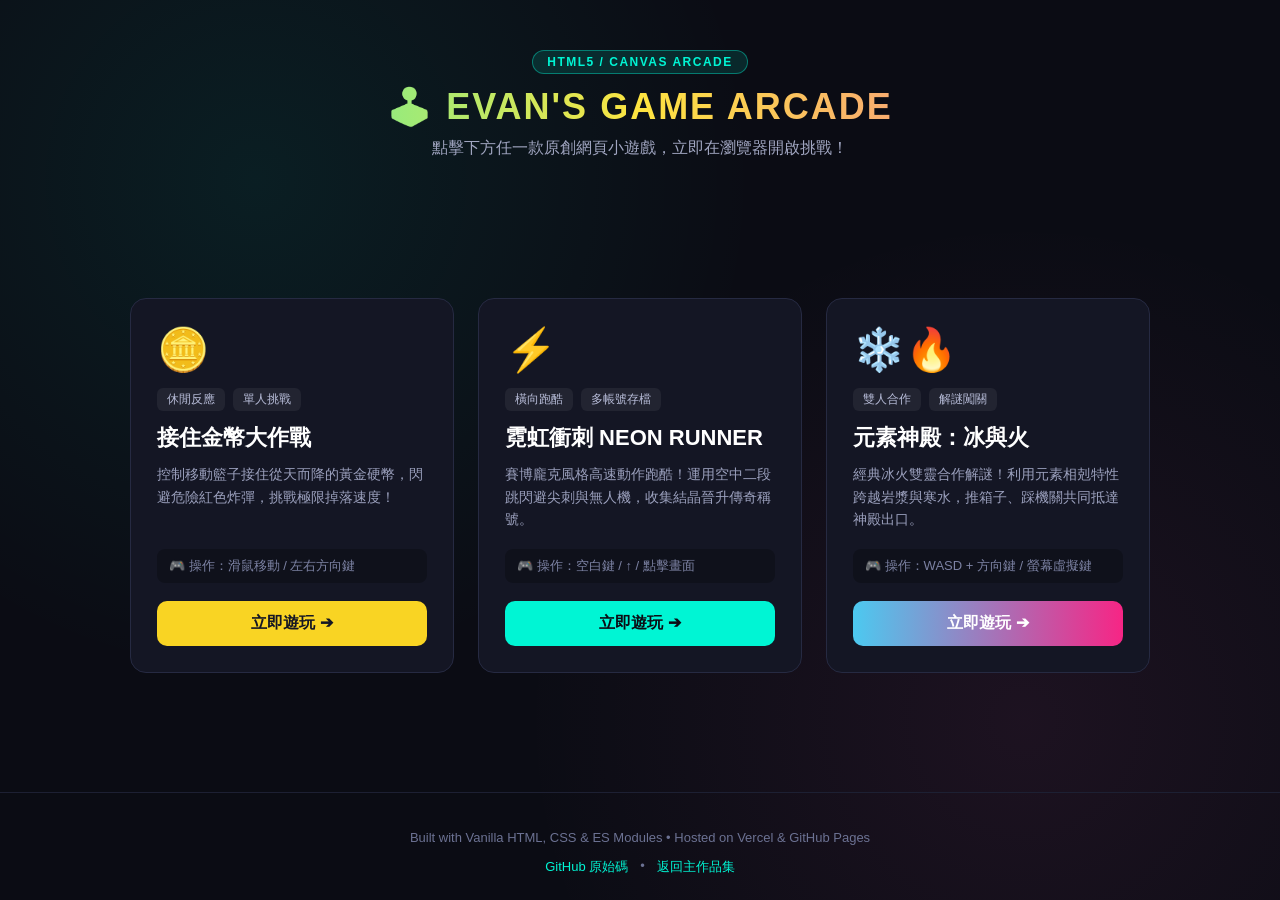
<file: index.html>
<!DOCTYPE html>
<html lang="zh-Hant">
<head>
  <meta charset="UTF-8">
  <meta name="viewport" content="width=device-width, initial-scale=1.0">
  <title>Evan's Arcade | 網頁小遊戲遊樂場</title>
  <link rel="stylesheet" href="style.css">
</head>
<body>

  <header class="hero">
    <div class="hero-badge">HTML5 / CANVAS ARCADE</div>
    <h1>🕹️ EVAN'S GAME ARCADE</h1>
    <p class="subtitle">點擊下方任一款原創網頁小遊戲，立即在瀏覽器開啟挑戰！</p>

    <!-- 自動同步顯示 Game 2 儲存的玩家戰績摘要 -->
    <div id="playerBanner" class="player-banner" style="display: none;">
      <span>👋 歡迎回來，特工 <strong id="bannerName"></strong></span>
      <span class="divider">|</span>
      <span>⚡ 霓虹衝刺最高分：<strong id="bannerHighScore" class="highlight">0</strong></span>
    </div>
  </header>

  <main class="container">
    <div class="game-grid">

      <!-- Game 1 卡片 -->
      <article class="game-card card-gold">
        <div class="card-icon">🪙</div>
        <div class="card-tags">
          <span class="tag">休閒反應</span>
          <span class="tag">單人挑戰</span>
        </div>
        <h2>接住金幣大作戰</h2>
        <p class="game-desc">控制移動籃子接住從天而降的黃金硬幣，閃避危險紅色炸彈，挑戰極限掉落速度！</p>
        <div class="controls-info">🎮 操作：滑鼠移動 / 左右方向鍵</div>
        <a href="game1/" class="play-btn">立即遊玩 ➔</a>
      </article>

      <!-- Game 2 卡片 -->
      <article class="game-card card-cyan">
        <div class="card-icon">⚡</div>
        <div class="card-tags">
          <span class="tag">橫向跑酷</span>
          <span class="tag">多帳號存檔</span>
        </div>
        <h2>霓虹衝刺 NEON RUNNER</h2>
        <p class="game-desc">賽博龐克風格高速動作跑酷！運用空中二段跳閃避尖刺與無人機，收集結晶晉升傳奇稱號。</p>
        <div class="controls-info">🎮 操作：空白鍵 / ↑ / 點擊畫面</div>
        <a href="game2/" class="play-btn">立即遊玩 ➔</a>
      </article>

      <!-- Game 3 卡片 -->
      <article class="game-card card-dual">
        <div class="card-icon">❄️🔥</div>
        <div class="card-tags">
          <span class="tag">雙人合作</span>
          <span class="tag">解謎闖關</span>
        </div>
        <h2>元素神殿：冰與火</h2>
        <p class="game-desc">經典冰火雙靈合作解謎！利用元素相剋特性跨越岩漿與寒水，推箱子、踩機關共同抵達神殿出口。</p>
        <div class="controls-info">🎮 操作：WASD + 方向鍵 / 螢幕虛擬鍵</div>
        <a href="game3/" class="play-btn">立即遊玩 ➔</a>
      </article>

    </div>
  </main>

  <footer>
    <p>Built with Vanilla HTML, CSS & ES Modules • Hosted on Vercel & GitHub Pages</p>
    <div class="footer-links">
      <a href="https://github.com" target="_blank" rel="noopener">GitHub 原始碼</a>
      <span>•</span>
      <a href="https://vercel.app" target="_blank" rel="noopener">返回主作品集</a>
    </div>
  </footer>

  <!-- 讀取 localStorage 顯示玩家歡迎橫幅 -->
  <script>
    try {
      const raw = localStorage.getItem("neonRunnerProfiles_v2");
      if (raw) {
        const store = JSON.parse(raw);
        const active = store.players?.find(p => p.id === store.activeId);
        if (active) {
          document.getElementById("bannerName").innerText = active.name;
          document.getElementById("bannerHighScore").innerText = active.highScore;
          document.getElementById("playerBanner").style.display = "inline-flex";
        }
      }
    } catch (e) {}
  </script>
</body>
</html>
</file>
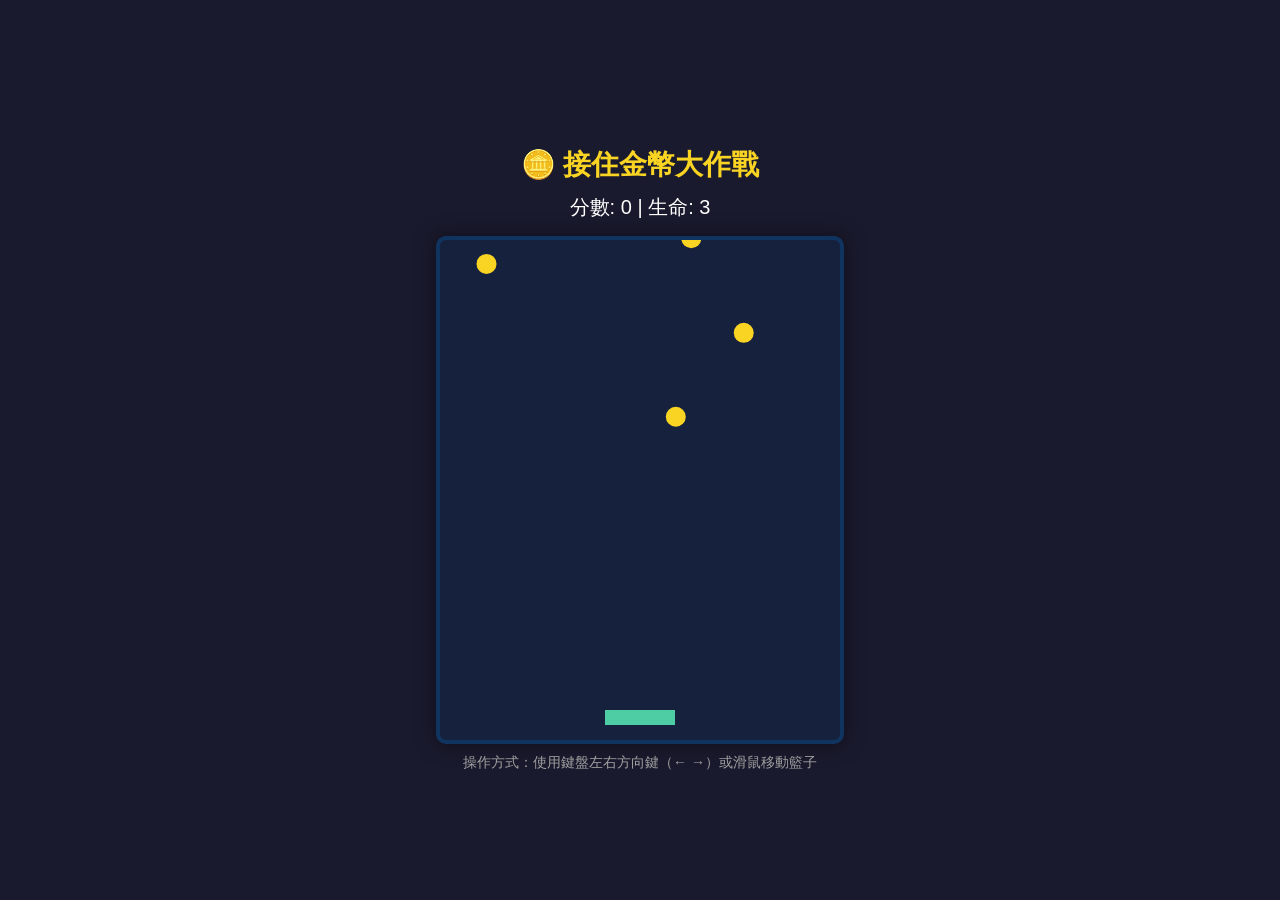
<file: game1/index.html>
<!DOCTYPE html>
<html lang="zh-Hant">
<head>
  <meta charset="UTF-8">
  <meta name="viewport" content="width=device-width, initial-scale=1.0">
  <title>接住金幣小遊戲 - Game 1</title>
  <link rel="stylesheet" href="/game1/style.css">
</head>
<body>

  <h1>🪙 接住金幣大作戰</h1>
  <div id="info">分數: <span id="score">0</span> | 生命: <span id="lives">3</span></div>
  <canvas id="gameCanvas" width="400" height="500"></canvas>
  <button id="restartBtn" onclick="resetGame()">重新開始</button>
  <div class="hint">操作方式：使用鍵盤左右方向鍵（← →）或滑鼠移動籃子</div>

  <script src="/game1/script.js"></script>
</body>
</html>
</file>
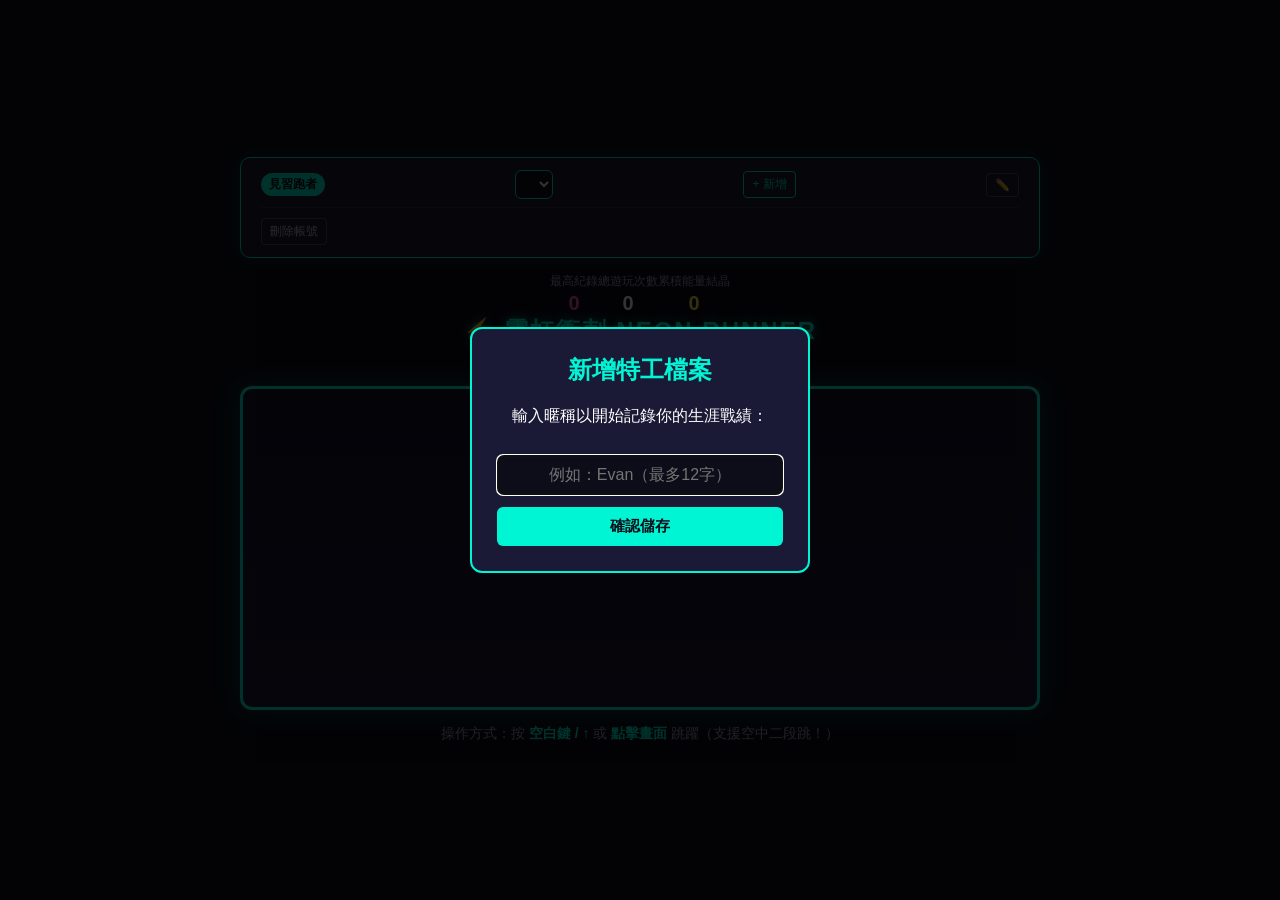
<file: game2/index.html>
<!DOCTYPE html>
<html lang="zh-Hant">
<head>
  <meta charset="UTF-8">
  <meta name="viewport" content="width=device-width, initial-scale=1.0">
  <title>霓虹衝刺 - Game 2</title>
  <script>
    if (!window.location.pathname.endsWith('/') && !window.location.pathname.endsWith('.html')) {
      window.location.replace(window.location.pathname + '/' + window.location.search + window.location.hash);
    }
  </script>
  <link rel="stylesheet" href="style.css">
</head>
<body>

  <!-- 玩家個人檔案卡片 -->
  <div class="profile-card">
    <div class="profile-top">
      
        <span class="badge" id="playerRank">見習跑者</span>
        <!-- 玩家切換下拉選單 -->
        <select id="playerSelect" title="切換玩家帳號"></select>
        <button id="addPlayerBtn" title="新增玩家">+ 新增</button>
        <button id="editNameBtn" title="修改目前暱稱">✏️</button>
      </div>
      <button id="resetDataBtn" title="刪除此玩家存檔">刪除帳號</button>
    </div>
    <div class="profile-stats">
      <div class="stat-box">
        <span class="stat-label">最高紀錄</span>
        <span class="stat-value highlight-pink" id="highScore">0</span>
      </div>
      <div class="stat-box">
        <span class="stat-label">總遊玩次數</span>
        <span class="stat-value" id="totalPlays">0</span>
      </div>
      <div class="stat-box">
        <span class="stat-label">累積能量結晶</span>
        <span class="stat-value highlight-yellow" id="totalGems">0</span>
      </div>
    </div>
  </div>

  <!-- 即時分數列 -->
  <div class="header">
    <h1>⚡ 霓虹衝刺 NEON RUNNER</h1>
    <div id="scoreBoard">本局分數: <span id="score">0</span></div>
  </div>

  <canvas id="gameCanvas" width="800" height="320"></canvas>

  <div class="controls">
    <button id="restartBtn">重新挑戰</button>
    <div class="hint">操作方式：按 <b>空白鍵 / ↑</b> 或 <b>點擊畫面</b> 跳躍（支援空中二段跳！）</div>
  </div>

  <!-- 建立 / 修改暱稱彈窗 -->
  <div id="nameModal" class="modal">
    <div class="modal-content">
      <h2 id="modalTitle">建立你的特工檔案</h2>
      <p>輸入暱稱以開始記錄你的生涯戰績：</p>
      <input type="text" id="nicknameInput" maxlength="12" placeholder="例如：Evan（最多12字）">
      <div class="modal-buttons">
        <button id="cancelNameBtn" class="btn-secondary">取消</button>
        <button id="saveNameBtn" class="btn-primary">確認儲存</button>
      </div>
    </div>
  </div>

  <script type="module" src="js/main.js"></script>
</body>
</html>
</file>
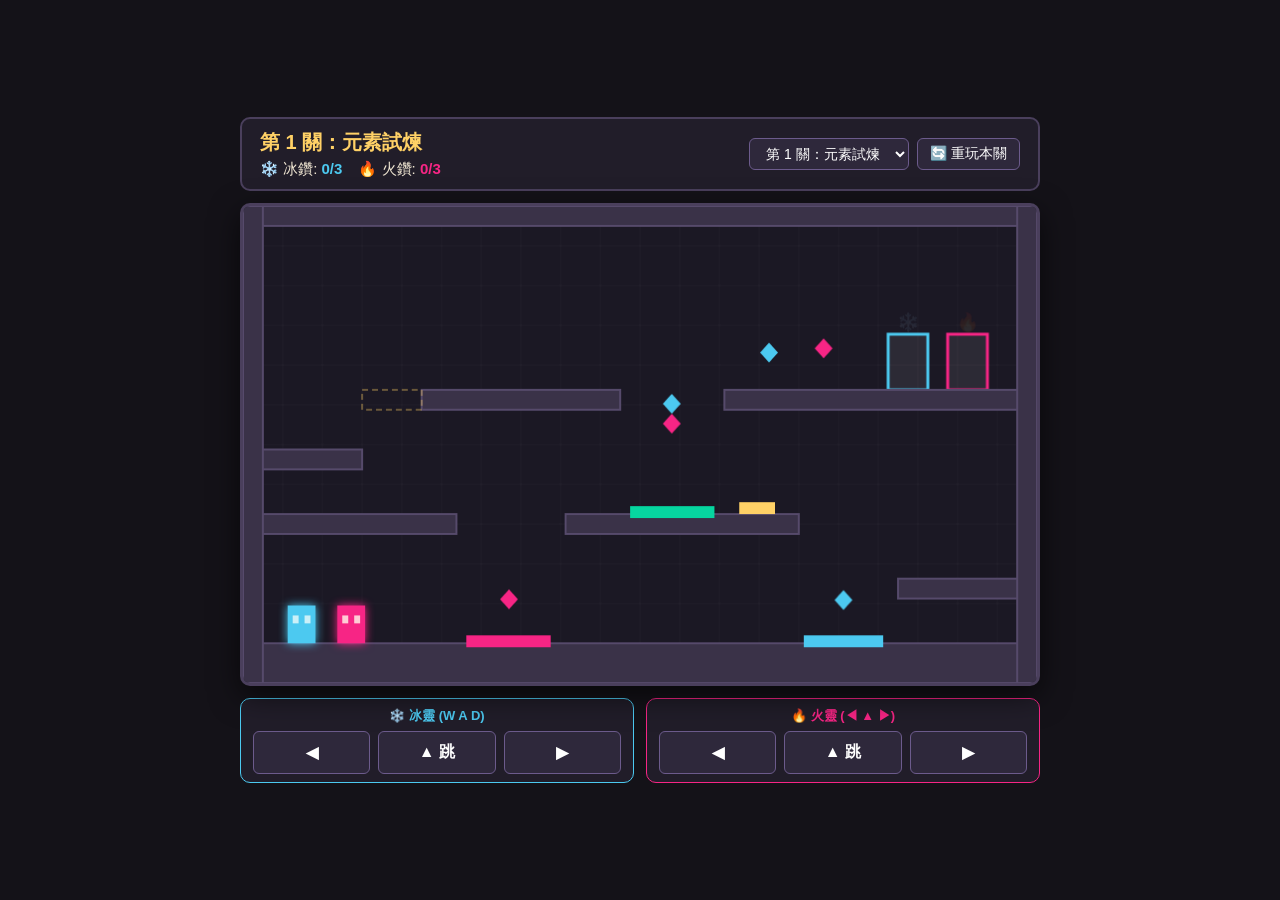
<file: game3/index.html>
<!DOCTYPE html>
<html lang="zh-Hant">
<head>
  <meta charset="UTF-8">
  <meta name="viewport" content="width=device-width, initial-scale=1.0">
  <title>元素神殿：冰與火 - Game 3</title>
  <script>
    if (!window.location.pathname.endsWith('/') && !window.location.pathname.endsWith('.html')) {
      window.location.replace(window.location.pathname + '/' + window.location.search + window.location.hash);
    }
  </script>
  <link rel="stylesheet" href="style.css">
</head>
<body>

  <div class="top-bar">
    <div class="level-info">
      <h1 id="levelTitle">第 1 關：元素試煉</h1>
      <div class="gem-counter">
        <span>❄️ 冰鑽: <b id="iceGemsText">0/0</b></span>
        <span>🔥 火鑽: <b id="fireGemsText">0/0</b></span>
      </div>
    </div>
    <div class="top-actions">
      <select id="levelSelect" title="選擇關卡">
        <option value="0">第 1 關：元素試煉</option>
        <option value="1">第 2 關：雙子神殿</option>
      </select>
      <button id="restartBtn">🔄 重玩本關</button>
    </div>
  </div>

  <div class="canvas-wrapper">
    <canvas id="gameCanvas" width="800" height="480"></canvas>
    <!-- 過關 / 失敗覆蓋彈窗 -->
    <div id="overlay" class="overlay">
      <h2 id="overlayTitle">通關成功！</h2>
      <p id="overlayDesc">冰與火完美合作通過了考驗</p>
      <button id="overlayBtn">下一關</button>
    </div>
  </div>

  <!-- 雙角色虛擬按鍵（支援手機觸控或單人滑鼠操作） -->
  <div class="touch-controls">
    <div class="pad ice-pad">
      <span class="pad-label">❄️ 冰靈 (W A D)</span>
      <div class="pad-btns">
        <button data-key="KeyA">◀</button>
        <button data-key="KeyW">▲ 跳</button>
        <button data-key="KeyD">▶</button>
      </div>
    </div>
    <div class="pad fire-pad">
      <span class="pad-label">🔥 火靈 (◀ ▲ ▶)</span>
      <div class="pad-btns">
        <button data-key="ArrowLeft">◀</button>
        <button data-key="ArrowUp">▲ 跳</button>
        <button data-key="ArrowRight">▶</button>
      </div>
    </div>
  </div>

  <script type="module" src="js/main.js"></script>
</body>
</html>
</file>
<file: style.css>
* {
  box-sizing: border-box;
}

body {
  margin: 0;
  min-height: 100vh;
  background-color: #0b0c14;
  background-image: 
    radial-gradient(circle at 20% 20%, rgba(0, 245, 212, 0.08) 0%, transparent 40%),
    radial-gradient(circle at 80% 80%, rgba(241, 91, 181, 0.08) 0%, transparent 40%);
  color: #f4f4f8;
  font-family: 'Segoe UI', Tahoma, Geneva, Verdana, sans-serif;
  display: flex;
  flex-direction: column;
  justify-content: space-between;
}

/* 頂部標題區 */
.hero {
  text-align: center;
  padding: 50px 20px 30px;
}

.hero-badge {
  display: inline-block;
  background: rgba(0, 245, 212, 0.12);
  color: #00f5d4;
  border: 1px solid rgba(0, 245, 212, 0.4);
  padding: 4px 14px;
  border-radius: 20px;
  font-size: 12px;
  font-weight: bold;
  letter-spacing: 1.5px;
  margin-bottom: 12px;
}

h1 {
  margin: 0 0 10px 0;
  font-size: 36px;
  letter-spacing: 2px;
  background: linear-gradient(90deg, #00f5d4, #fee440, #f15bb5);
  -webkit-background-clip: text;
  -webkit-text-fill-color: transparent;
}

.subtitle {
  margin: 0 auto 20px;
  color: #a0a5c0;
  font-size: 16px;
  max-width: 540px;
}

.player-banner {
  display: inline-flex;
  align-items: center;
  flex-wrap: wrap;
  justify-content: center;
  gap: 10px;
  background: #161828;
  border: 1px solid #2e3250;
  padding: 8px 18px;
  border-radius: 8px;
  font-size: 14px;
  color: #d0d4e8;
}

.player-banner .divider {
  color: #3d4266;
}

.player-banner .highlight {
  color: #fee440;
}

/* 遊戲卡片網格 */
.container {
  width: 100%;
  max-width: 1060px;
  margin: 0 auto;
  padding: 10px 20px 40px;
}

.game-grid {
  display: grid;
  grid-template-columns: repeat(auto-fit, minmax(290px, 1fr));
  gap: 24px;
}

.game-card {
  background: #141624;
  border: 1px solid #262a42;
  border-radius: 16px;
  padding: 26px;
  display: flex;
  flex-direction: column;
  transition: transform 0.25s ease, box-shadow 0.25s ease, border-color 0.25s ease;
}

.game-card:hover {
  transform: translateY(-6px);
}

.card-icon {
  font-size: 42px;
  margin-bottom: 14px;
}

.card-tags {
  display: flex;
  gap: 8px;
  margin-bottom: 12px;
}

.tag {
  font-size: 12px;
  padding: 3px 10px;
  border-radius: 6px;
  background: rgba(255, 255, 255, 0.06);
  color: #b8bdd9;
}

.game-card h2 {
  margin: 0 0 10px 0;
  font-size: 22px;
  color: #ffffff;
}

.game-desc {
  margin: 0 0 18px 0;
  font-size: 14px;
  line-height: 1.6;
  color: #9ba0bd;
  flex-grow: 1;
}

.controls-info {
  font-size: 13px;
  color: #7c82a3;
  background: rgba(0, 0, 0, 0.25);
  padding: 8px 12px;
  border-radius: 8px;
  margin-bottom: 18px;
}

.play-btn {
  display: block;
  text-align: center;
  text-decoration: none;
  font-weight: bold;
  font-size: 16px;
  padding: 12px;
  border-radius: 10px;
  transition: opacity 0.2s, transform 0.1s;
}

.play-btn:hover {
  opacity: 0.9;
}

/* 各遊戲專屬強調色 */
.card-gold:hover {
  border-color: #f9d423;
  box-shadow: 0 10px 30px rgba(249, 212, 35, 0.15);
}
.card-gold .play-btn {
  background: #f9d423;
  color: #141624;
}

.card-cyan:hover {
  border-color: #00f5d4;
  box-shadow: 0 10px 30px rgba(0, 245, 212, 0.15);
}
.card-cyan .play-btn {
  background: #00f5d4;
  color: #0b0c14;
}

.card-dual:hover {
  border-color: #f72585;
  box-shadow: 0 10px 30px rgba(247, 37, 133, 0.15);
}
.card-dual .play-btn {
  background: linear-gradient(90deg, #4cc9f0, #f72585);
  color: #ffffff;
}

/* 頁尾 */
footer {
  text-align: center;
  padding: 24px 20px;
  border-top: 1px solid #1d2033;
  color: #6c7293;
  font-size: 13px;
}

.footer-links {
  margin-top: 8px;
  display: flex;
  justify-content: center;
  gap: 12px;
}

.footer-links a {
  color: #00f5d4;
  text-decoration: none;
}

.footer-links a:hover {
  text-decoration: underline;
}
</file>
<file: game1/style.css>
body {
  margin: 0;
  display: flex;
  flex-direction: column;
  align-items: center;
  justify-content: center;
  height: 100vh;
  background-color: #1a1a2e;
  color: #ffffff;
  font-family: 'Segoe UI', Tahoma, Geneva, Verdana, sans-serif;
  user-select: none;
}

h1 {
  margin-bottom: 10px;
  font-size: 28px;
  color: #f9d423;
}

#info {
  font-size: 20px;
  margin-bottom: 15px;
}

canvas {
  background-color: #16213e;
  border: 4px solid #0f3460;
  border-radius: 10px;
  box-shadow: 0 0 20px rgba(0, 0, 0, 0.5);
}

#restartBtn {
  margin-top: 15px;
  padding: 10px 24px;
  font-size: 18px;
  background-color: #e94560;
  color: white;
  border: none;
  border-radius: 5px;
  cursor: pointer;
  display: none;
}

#restartBtn:hover {
  background-color: #ff2e63;
}

.hint {
  margin-top: 10px;
  font-size: 14px;
  color: #a0a0a0;
}
</file>
<file: game2/style.css>
* {
  box-sizing: border-box;
}

body {
  margin: 0;
  display: flex;
  flex-direction: column;
  align-items: center;
  justify-content: center;
  min-height: 100vh;
  background-color: #0d0d1a;
  color: #ffffff;
  font-family: 'Segoe UI', Tahoma, Geneva, Verdana, sans-serif;
  user-select: none;
  padding: 15px;
}

/* 個人檔案卡片樣式 */
.profile-card {
  width: 100%;
  max-width: 800px;
  background: rgba(26, 26, 54, 0.9);
  border: 1px solid #00f5d4;
  border-radius: 10px;
  padding: 12px 20px;
  margin-bottom: 15px;
  box-shadow: 0 0 15px rgba(0, 245, 212, 0.15);
}

.profile-top {
  display: flex;
  justify-content: space-between;
  align-items: center;
  flex-wrap: wrap;
  gap: 8px;
  border-bottom: 1px solid rgba(255, 255, 255, 0.1);
  padding-bottom: 8px;
  margin-bottom: 10px;
}

.player-identity {
  display: flex;
  align-items: center;
  gap: 8px;
  font-size: 16px;
}

.badge {
  background-color: #00f5d4;
  color: #0d0d1a;
  font-size: 12px;
  font-weight: bold;
  padding: 3px 8px;
  border-radius: 12px;
  white-space: nowrap;
}

/* 玩家切換下拉選單 */
#playerSelect {
  background-color: #0d0d1a;
  color: #ffffff;
  border: 1px solid #00f5d4;
  border-radius: 6px;
  padding: 4px 8px;
  font-size: 15px;
  font-weight: bold;
  cursor: pointer;
  outline: none;
}

#playerSelect:focus {
  box-shadow: 0 0 8px rgba(0, 245, 212, 0.5);
}

#addPlayerBtn, #editNameBtn, #resetDataBtn {
  background: transparent;
  border: 1px solid rgba(255, 255, 255, 0.25);
  color: #ccc;
  border-radius: 4px;
  cursor: pointer;
  font-size: 12px;
  padding: 4px 8px;
  transition: all 0.2s;
}

#addPlayerBtn {
  border-color: #00f5d4;
  color: #00f5d4;
}

#addPlayerBtn:hover {
  background-color: #00f5d4;
  color: #0d0d1a;
  font-weight: bold;
}

#editNameBtn:hover, #resetDataBtn:hover {
  border-color: #f15bb5;
  color: #fff;
}

.profile-stats {
  display: flex;
  justify-content: space-around;
  text-align: center;
}

.stat-box {
  display: flex;
  flex-direction: column;
}

.stat-label {
  font-size: 12px;
  color: #a0a0c0;
}

.stat-value {
  font-size: 20px;
  font-weight: bold;
  margin-top: 2px;
}

.highlight-pink { color: #f15bb5; }
.highlight-yellow { color: #fee440; }

/* 遊戲標題與畫布 */
.header {
  text-align: center;
  margin-bottom: 10px;
}

h1 {
  margin: 0 0 5px 0;
  font-size: 24px;
  color: #00f5d4;
  text-shadow: 0 0 10px rgba(0, 245, 212, 0.6);
  letter-spacing: 2px;
}

#scoreBoard {
  font-size: 18px;
  color: #e0e0e0;
}

#score {
  color: #fee440;
  font-weight: bold;
}

canvas {
  width: 100%;
  max-width: 800px;
  height: auto;
  background: linear-gradient(180deg, #12122b 0%, #1f1a38 100%);
  border: 3px solid #00f5d4;
  border-radius: 12px;
  box-shadow: 0 0 25px rgba(0, 245, 212, 0.25);
  cursor: pointer;
}

.controls {
  margin-top: 15px;
  display: flex;
  flex-direction: column;
  align-items: center;
  gap: 10px;
}

#restartBtn {
  padding: 10px 28px;
  font-size: 18px;
  font-weight: bold;
  background-color: #f15bb5;
  color: white;
  border: none;
  border-radius: 6px;
  cursor: pointer;
  box-shadow: 0 0 15px rgba(241, 91, 181, 0.5);
  display: none;
  transition: transform 0.1s, background-color 0.2s;
}

#restartBtn:hover {
  background-color: #ff70c6;
  transform: scale(1.05);
}

.hint {
  font-size: 14px;
  color: #a0a0c0;
}

.hint b { color: #00f5d4; }

/* 暱稱輸入彈窗 */
.modal {
  display: none;
  position: fixed;
  inset: 0;
  background: rgba(0, 0, 0, 0.8);
  align-items: center;
  justify-content: center;
  z-index: 100;
}

.modal-content {
  background: #1a1a36;
  border: 2px solid #00f5d4;
  padding: 25px;
  border-radius: 12px;
  text-align: center;
  width: 90%;
  max-width: 340px;
}

.modal-content h2 {
  margin-top: 0;
  color: #00f5d4;
}

.modal-content input {
  width: 100%;
  padding: 10px;
  margin: 12px 0;
  border-radius: 6px;
  border: 1px solid #00f5d4;
  background: #0d0d1a;
  color: white;
  font-size: 16px;
  text-align: center;
}

.modal-buttons {
  display: flex;
  gap: 10px;
}

.modal-buttons button {
  flex: 1;
  padding: 10px;
  font-weight: bold;
  border: none;
  border-radius: 6px;
  font-size: 15px;
  cursor: pointer;
}

.btn-primary {
  background: #00f5d4;
  color: #0d0d1a;
}

.btn-secondary {
  background: #2e2e54;
  color: #ffffff;
}
</file>
<file: game3/style.css>
* {
  box-sizing: border-box;
}

body {
  margin: 0;
  min-height: 100vh;
  background-color: #141218;
  color: #f0e6d2;
  font-family: 'Segoe UI', Tahoma, Geneva, Verdana, sans-serif;
  display: flex;
  flex-direction: column;
  align-items: center;
  justify-content: center;
  padding: 12px;
  user-select: none;
}

.top-bar {
  width: 100%;
  max-width: 800px;
  display: flex;
  justify-content: space-between;
  align-items: center;
  flex-wrap: wrap;
  gap: 10px;
  background: #211d29;
  border: 2px solid #4a3f5c;
  border-radius: 10px;
  padding: 10px 18px;
  margin-bottom: 12px;
}

.level-info h1 {
  margin: 0 0 4px 0;
  font-size: 20px;
  color: #ffd166;
}

.gem-counter {
  display: flex;
  gap: 16px;
  font-size: 15px;
}

.gem-counter span:first-child b { color: #4cc9f0; }
.gem-counter span:last-child b { color: #f72585; }

.top-actions {
  display: flex;
  gap: 8px;
}

select, button {
  background: #2e283b;
  color: #fff;
  border: 1px solid #6c5b8c;
  border-radius: 6px;
  padding: 6px 12px;
  font-size: 14px;
  cursor: pointer;
}

button:hover, select:hover {
  border-color: #ffd166;
}

.canvas-wrapper {
  position: relative;
  width: 100%;
  max-width: 800px;
}

canvas {
  width: 100%;
  height: auto;
  display: block;
  background: #1b1824;
  border: 3px solid #4a3f5c;
  border-radius: 10px;
  box-shadow: 0 10px 30px rgba(0, 0, 0, 0.6);
}

.overlay {
  display: none;
  position: absolute;
  inset: 0;
  background: rgba(20, 18, 24, 0.85);
  border-radius: 10px;
  flex-direction: column;
  align-items: center;
  justify-content: center;
  text-align: center;
  padding: 20px;
}

.overlay h2 {
  font-size: 32px;
  margin: 0 0 10px 0;
  color: #ffd166;
}

.overlay p {
  font-size: 18px;
  margin: 0 0 20px 0;
  color: #d8cce8;
}

.overlay button {
  font-size: 18px;
  font-weight: bold;
  padding: 10px 28px;
  background: #ffd166;
  color: #141218;
  border: none;
}

/* 虛擬雙人按鍵面板 */
.touch-controls {
  width: 100%;
  max-width: 800px;
  display: flex;
  justify-content: space-between;
  gap: 12px;
  margin-top: 12px;
}

.pad {
  flex: 1;
  background: #211d29;
  border-radius: 10px;
  padding: 8px 12px;
  display: flex;
  flex-direction: column;
  align-items: center;
  gap: 6px;
}

.ice-pad { border: 1px solid #4cc9f0; }
.fire-pad { border: 1px solid #f72585; }

.pad-label {
  font-size: 13px;
  font-weight: bold;
}

.ice-pad .pad-label { color: #4cc9f0; }
.fire-pad .pad-label { color: #f72585; }

.pad-btns {
  display: flex;
  gap: 8px;
  width: 100%;
}

.pad-btns button {
  flex: 1;
  padding: 10px 0;
  font-size: 16px;
  font-weight: bold;
  touch-action: manipulation;
}

.ice-pad button:active { background: #4cc9f0; color: #141218; }
.fire-pad button:active { background: #f72585; color: #fff; }
</file>
